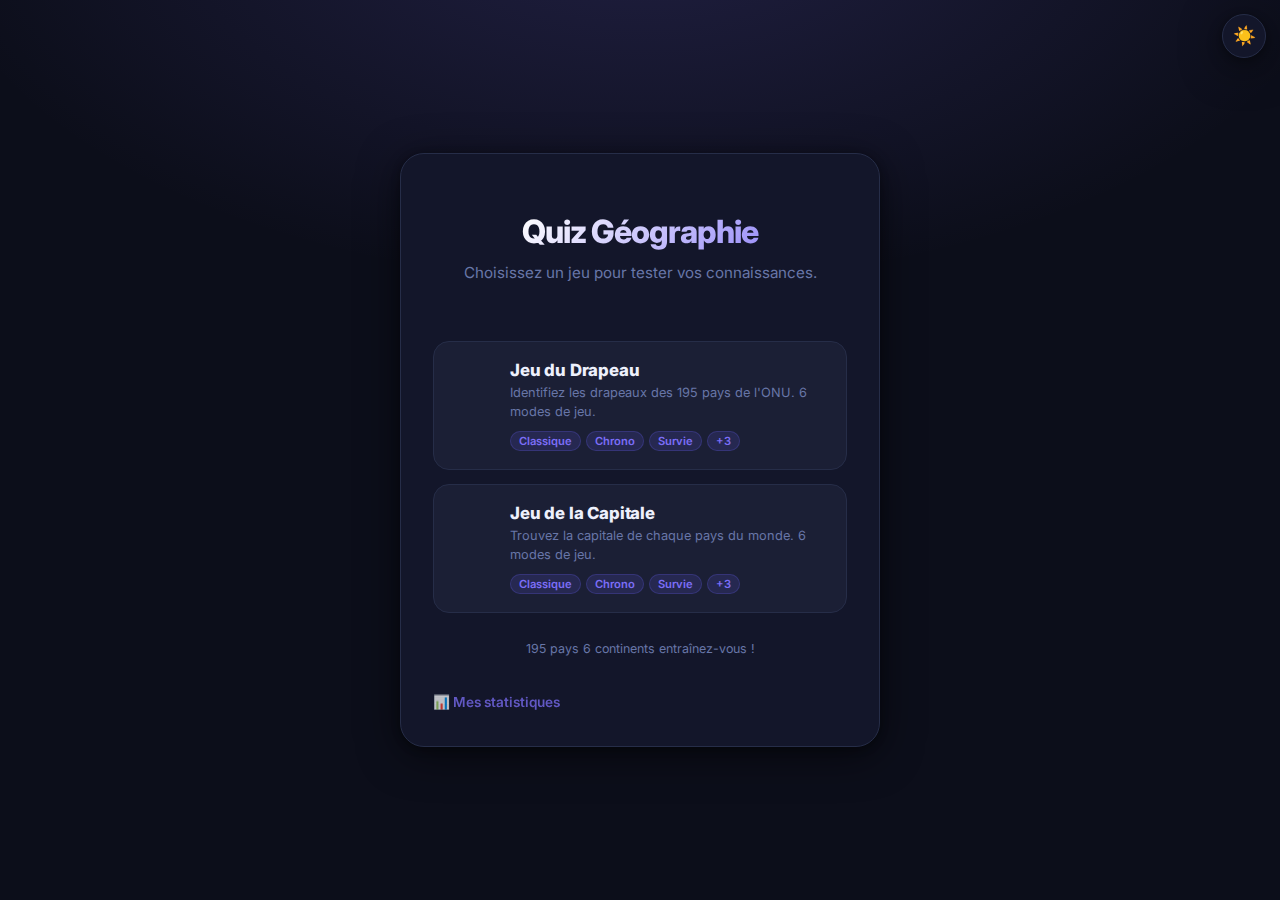
<file: index.html>
﻿<!DOCTYPE html>
<html lang="fr">
<head>
  <meta charset="UTF-8" />
  <meta name="viewport" content="width=device-width, initial-scale=1.0" />
  <title>Quiz Géographie</title>
  <link rel="stylesheet" href="style.css" />
  <link rel="preconnect" href="https://fonts.googleapis.com" />
  <link href="https://fonts.googleapis.com/css2?family=Inter:wght@400;500;600;700;800&display=swap" rel="stylesheet" />
  <script src="theme.js"></script>
</head>
<body>
<button id="theme-toggle" class="theme-toggle" title="Changer de thème">🌙</button>

<div class="screen active" id="screen-home">
  <div class="home-card">
    <div class="home-header">
      <div class="home-logo"></div>
      <h1>Quiz Géographie</h1>
      <p class="subtitle">Choisissez un jeu pour tester vos connaissances.</p>
    </div>
    <div class="game-picker">
      <a href="flags.html" class="game-tile">
        <span class="game-tile-icon"></span>
        <div class="game-tile-body">
          <span class="game-tile-name">Jeu du Drapeau</span>
          <span class="game-tile-desc">Identifiez les drapeaux des 195 pays de l'ONU. 6 modes de jeu.</span>
          <div class="game-tile-tags">
            <span class="gtag"> Classique</span>
            <span class="gtag"> Chrono</span>
            <span class="gtag"> Survie</span>
            <span class="gtag">+3</span>
          </div>
        </div>
        <span class="game-tile-arrow"></span>
      </a>
      <a href="capitals.html" class="game-tile">
        <span class="game-tile-icon"></span>
        <div class="game-tile-body">
          <span class="game-tile-name">Jeu de la Capitale</span>
          <span class="game-tile-desc">Trouvez la capitale de chaque pays du monde. 6 modes de jeu.</span>
          <div class="game-tile-tags">
            <span class="gtag"> Classique</span>
            <span class="gtag"> Chrono</span>
            <span class="gtag"> Survie</span>
            <span class="gtag">+3</span>
          </div>
        </div>
        <span class="game-tile-arrow"></span>
      </a>
    </div>
    <p class="home-footer">195 pays  6 continents  entraînez-vous !</p>
    <a href="stats.html" class="btn-stats-link">📊 Mes statistiques</a>
  </div>
</div>

</body>
</html>
</file>
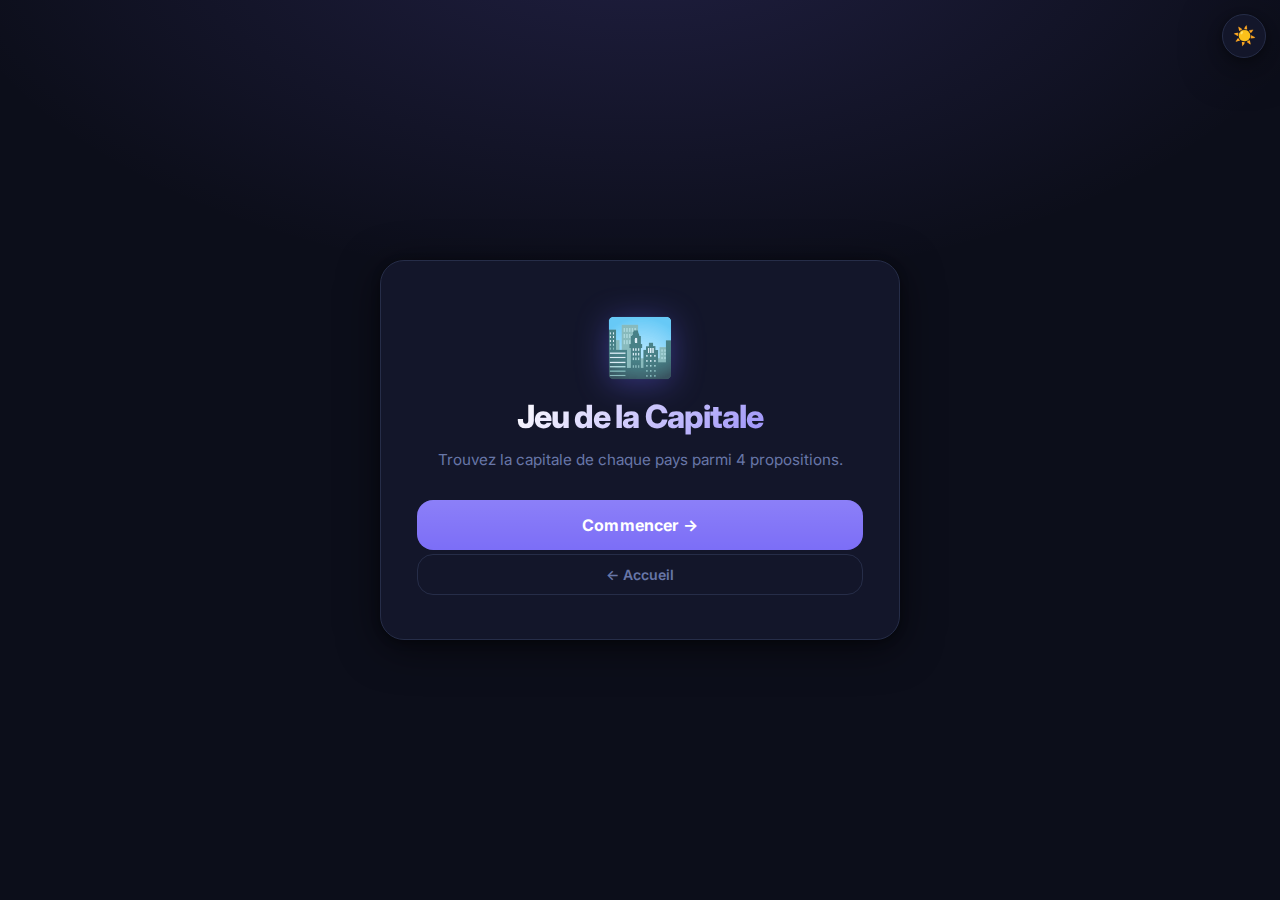
<file: capitals.html>
<!DOCTYPE html>
<html lang="fr">
<head>
  <meta charset="UTF-8" />
  <meta name="viewport" content="width=device-width, initial-scale=1.0" />
  <title>Jeu de la Capitale</title>
  <link rel="stylesheet" href="style.css" />
  <link rel="stylesheet" href="capitals.css" />
  <link rel="preconnect" href="https://fonts.googleapis.com" />
  <link href="https://fonts.googleapis.com/css2?family=Inter:wght@400;500;600;700;800&display=swap" rel="stylesheet" />
  <script src="theme.js"></script>
</head>
<body>
<button id="theme-toggle" class="theme-toggle" title="Changer de thème">🌙</button>

<!-- ===================== SCREEN: WELCOME ===================== -->
<div id="screen-welcome" class="screen active">
  <div class="welcome-card">
    <div class="logo">🏙️</div>
    <h1>Jeu de la Capitale</h1>
    <p class="subtitle">Trouvez la capitale de chaque pays parmi 4 propositions.</p>
    <button class="btn-primary" id="btn-start">Commencer →</button>
    <a href="index.html" class="btn-home-link">← Accueil</a>
  </div>
</div>

<!-- ===================== SCREEN: CONTINENT ===================== -->
<div id="screen-continent" class="screen">
  <div class="selection-wrapper">
    <div class="selection-header">
      <h2>Choisir une région</h2>
      <p class="subtitle">Sélectionnez la zone géographique à explorer.</p>
    </div>
    <div class="continent-grid" id="continent-grid"></div>
    <button class="btn-secondary btn-back" id="btn-back-from-continent">← Retour</button>
  </div>
</div>

<!-- ===================== SCREEN: MODE ===================== -->
<div id="screen-mode" class="screen">
  <div class="selection-wrapper">
    <div class="selection-header">
      <div class="context-pills">
        <span class="pill" id="mode-continent-pill"></span>
      </div>
      <h2>Mode de jeu</h2>
      <p class="subtitle">Choisissez comment vous voulez jouer.</p>
    </div>
    <div class="mode-grid" id="mode-grid"></div>
    <button class="btn-secondary btn-back" id="btn-back-from-mode">← Retour</button>
  </div>
</div>

<!-- ===================== SCREEN: GAME ===================== -->
<div id="screen-game" class="screen">
  <div class="game-wrapper" id="game-wrapper">

    <!-- Top bar -->
    <div class="top-bar">
      <div class="top-left">
        <span class="mode-tag" id="game-mode-tag"></span>
        <span id="question-counter">1 / 10</span>
      </div>
      <div class="score-badge">
        <span class="score-label">Score</span>
        <span id="score-value">0</span>
      </div>
      <button class="btn-icon" id="btn-quit-game" title="Quitter">✕</button>
    </div>

    <!-- Progress bar -->
    <div class="progress-bar-track" id="progress-bar-wrap">
      <div class="progress-bar-fill" id="progress-bar"></div>
    </div>

    <!-- Streak bar (survival) -->
    <div class="streak-bar" id="streak-bar">
      <span class="streak-icon">🔥</span>
      <span id="streak-count">0</span>
      <span class="streak-label">consécutives</span>
      <span class="streak-record-label">Record : <strong id="streak-record-val">0</strong></span>
    </div>

    <!-- Chrono bar -->
    <div class="chrono-wrap" id="chrono-wrap">
      <div class="chrono-bar-track">
        <div class="chrono-bar-fill" id="chrono-bar"></div>
      </div>
      <span id="chrono-time">60</span>
    </div>

    <!-- ── QUESTION CARD (standard / hardcore) ── -->
    <!-- Shows country name; user picks/types the capital -->
    <div id="zone-standard">
      <div class="cap-question-card" id="cap-question-card">
        <p class="cap-question-label" id="cap-question-label">Quelle est la capitale de…</p>
        <h3 class="cap-country-name" id="cap-country-name"></h3>
        <span class="cap-flag-hint" id="cap-flag-hint"></span>
      </div>
    </div>

    <!-- ── REVERSE QUESTION (show capital → pick country) ── -->
    <div id="zone-reverse">
      <div class="cap-question-card">
        <p class="cap-question-label">Quel pays a pour capitale…</p>
        <h3 class="cap-country-name" id="reverse-capital-name"></h3>
      </div>
    </div>

    <!-- ── HARDCORE INPUT ── -->
    <div id="zone-hardcore">
      <div class="hardcore-hint">
        <span class="hc-label">Tapez le nom de la capitale</span>
        <span class="hc-tol" id="hc-tol-badge"></span>
      </div>
      <div class="hardcore-input-wrap">
        <input type="text" id="hardcore-input" class="hardcore-input"
               placeholder="Capitale…" autocomplete="off" spellcheck="false" />
        <button class="btn-submit" id="btn-hc-submit">OK</button>
      </div>
    </div>

    <!-- Feedback banner -->
    <div class="feedback-banner" id="feedback-banner">
      <span id="feedback-icon"></span>
      <span id="feedback-text"></span>
    </div>

    <!-- Answer buttons -->
    <div class="answers-grid" id="answers-grid">
      <button class="answer-btn" data-index="0"></button>
      <button class="answer-btn" data-index="1"></button>
      <button class="answer-btn" data-index="2"></button>
      <button class="answer-btn" data-index="3"></button>
    </div>

    <!-- Bottom controls -->
    <div class="bottom-controls">
      <button class="btn-primary" id="btn-next" disabled>Suivant →</button>
      <button class="btn-secondary btn-infini-home hidden" id="btn-infini-home">🏠 Retour à l'accueil</button>
    </div>

  </div>
</div>

<!-- ===================== SCREEN: RESULTS ===================== -->
<div id="screen-results" class="screen">
  <div class="results-card">
    <div id="results-emoji" class="results-emoji">🏆</div>
    <h2 id="results-title">Partie terminée !</h2>
    <p id="results-subtitle" class="subtitle"></p>

    <div class="score-circle" id="score-circle">
      <svg viewBox="0 0 120 120">
        <circle class="ring-bg"   cx="60" cy="60" r="52" />
        <circle class="ring-fill" cx="60" cy="60" r="52" id="ring-fill" />
      </svg>
      <div class="score-inside">
        <span id="final-score">0</span>
        <span class="score-denom" id="final-total">/10</span>
      </div>
    </div>

    <div class="survival-result" id="survival-result">
      <div class="streak-big">🔥 <span id="survival-streak">0</span></div>
      <p class="streak-desc">réponses consécutives</p>
      <div class="record-row">
        <span class="record-tag">Record personnel</span>
        <span id="survival-record-display">0</span>
      </div>
    </div>

    <div class="results-stats" id="results-stats">
      <div class="stat-item correct">
        <span class="stat-icon">✓</span>
        <span id="stat-correct">0 correctes</span>
      </div>
      <div class="stat-item incorrect">
        <span class="stat-icon">✗</span>
        <span id="stat-incorrect">0 incorrectes</span>
      </div>
    </div>

    <div class="chrono-result" id="chrono-result">
      <div class="chrono-stat">
        <span class="chrono-stat-icon">⚡</span>
        <span id="chrono-stat-speed">— rép/min</span>
      </div>
      <div class="chrono-stat">
        <span class="chrono-stat-icon">🎯</span>
        <span id="chrono-stat-acc">— % précision</span>
      </div>
    </div>

    <div class="new-record-badge" id="new-record-badge">🎉 Nouveau record !</div>

    <div class="results-buttons">
      <button class="btn-primary"   id="btn-play-again">Rejouer ce mode</button>
      <button class="btn-secondary" id="btn-change-mode">Changer de mode</button>
      <button class="btn-secondary" id="btn-home">← Accueil</button>
    </div>
  </div>
</div>

<script src="capitals.js?v=2"></script>
</body>
</html>
</file>
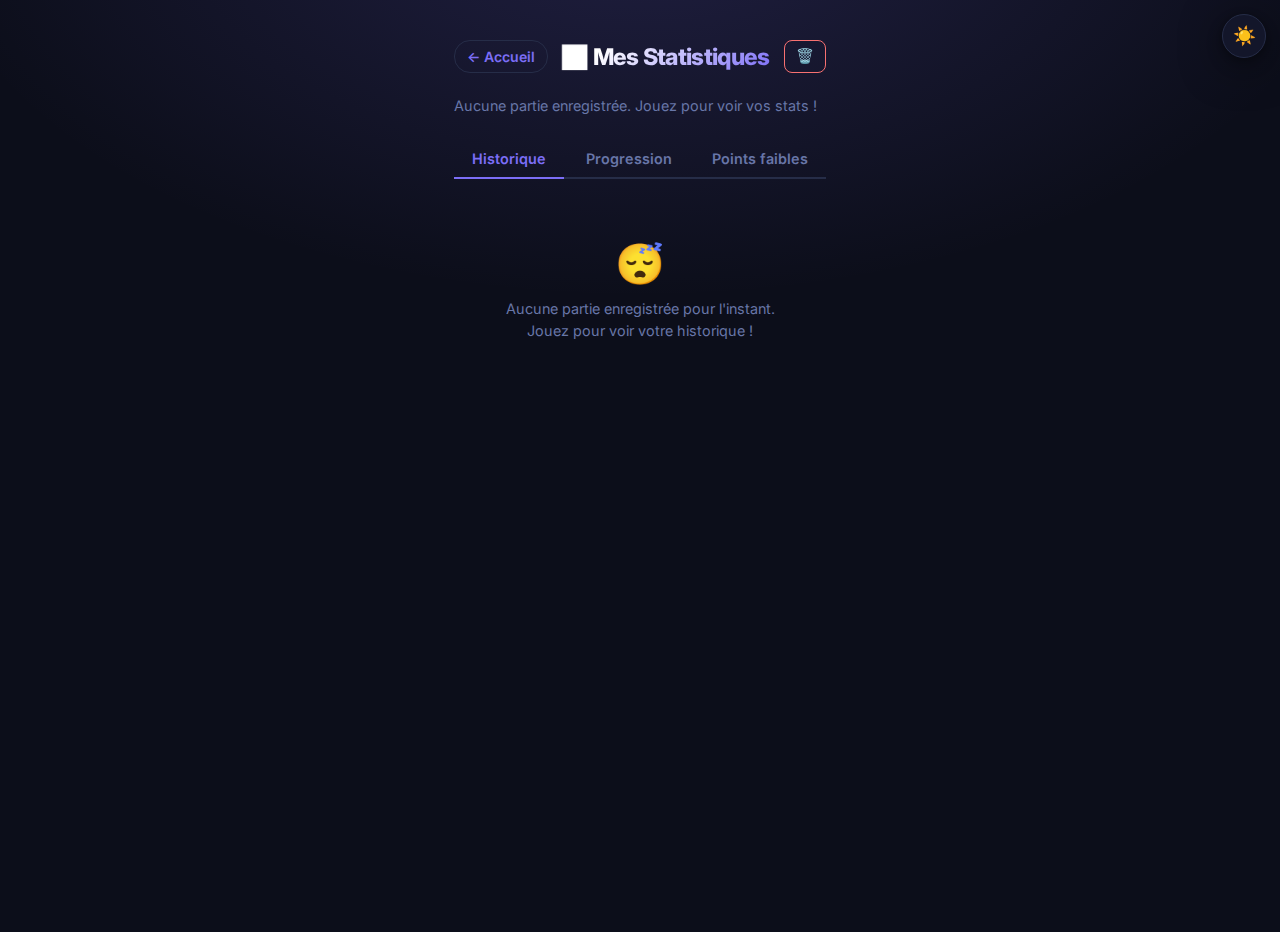
<file: stats.html>
<!DOCTYPE html>
<html lang="fr">
<head>
  <meta charset="UTF-8" />
  <meta name="viewport" content="width=device-width, initial-scale=1.0" />
  <title>Mes Statistiques — Quiz Géographie</title>
  <link rel="stylesheet" href="style.css" />
  <link rel="stylesheet" href="stats.css" />
  <link rel="preconnect" href="https://fonts.googleapis.com" />
  <link href="https://fonts.googleapis.com/css2?family=Inter:wght@400;500;600;700;800&display=swap" rel="stylesheet" />
  <script src="theme.js"></script>
</head>
<body>
<button id="theme-toggle" class="theme-toggle" title="Changer de thème">🌙</button>

<div class="stats-page">

  <!-- Header -->
  <div class="stats-header">
    <a href="index.html" class="btn-back-home">← Accueil</a>
    <h1>📊 Mes Statistiques</h1>
    <button id="btn-clear-history" class="btn-danger-sm" title="Effacer l'historique">🗑️</button>
  </div>

  <!-- Global summary -->
  <div class="stats-summary" id="stats-summary"></div>

  <!-- Tabs -->
  <div class="tabs">
    <button class="tab active" data-tab="history">Historique</button>
    <button class="tab" data-tab="progress">Progression</button>
    <button class="tab" data-tab="weak">Points faibles</button>
  </div>

  <!-- ── TAB: Historique ─────────────────────────────────────── -->
  <div class="tab-panel active" id="tab-history">
    <div id="history-empty" class="empty-state hidden">
      <span>😴</span>
      <p>Aucune partie enregistrée pour l'instant.<br>Jouez pour voir votre historique !</p>
    </div>
    <div class="history-table-wrap" id="history-table-wrap">
      <table class="history-table">
        <thead>
          <tr>
            <th>Date</th>
            <th>Jeu</th>
            <th>Mode</th>
            <th>Région</th>
            <th>Score</th>
            <th>%</th>
          </tr>
        </thead>
        <tbody id="history-tbody"></tbody>
      </table>
    </div>
  </div>

  <!-- ── TAB: Progression ───────────────────────────────────── -->
  <div class="tab-panel" id="tab-progress">
    <div id="progress-empty" class="empty-state hidden">
      <span>📈</span>
      <p>Jouez au moins 2 parties pour voir votre courbe.</p>
    </div>
    <div class="chart-legend">
      <span class="legend-dot flags"></span> Drapeaux
      <span class="legend-dot capitals"></span> Capitales
    </div>
    <div class="chart-wrap" id="chart-wrap">
      <svg id="progress-chart" class="progress-chart" viewBox="0 0 600 250" preserveAspectRatio="xMidYMid meet"></svg>
    </div>
    <p class="chart-caption">Les 30 dernières parties par type (% de réussite)</p>
  </div>

  <!-- ── TAB: Points faibles ────────────────────────────────── -->
  <div class="tab-panel" id="tab-weak">
    <div class="weak-actions">
      <button class="btn-revision" id="btn-revise-flags" disabled>🚩 Réviser drapeaux</button>
      <button class="btn-revision" id="btn-revise-capitals" disabled>🏙️ Réviser capitales</button>
    </div>
    <div class="weak-tabs">
      <button class="weak-tab active" data-game="flags">Drapeaux</button>
      <button class="weak-tab" data-game="capitals">Capitales</button>
    </div>
    <div id="weak-empty" class="empty-state hidden">
      <span>🎯</span>
      <p>Aucun point faible détecté encore.<br>Jouez plusieurs parties pour les voir apparaître !</p>
    </div>
    <div id="weak-list"></div>
  </div>

</div>

<script src="stats.js?v=1"></script>
</body>
</html>
</file>
<file: style.css>
﻿/* ================================================
   DEVINE LE DRAPEAU — style.css  v2
================================================ */

/* ── TOKENS ──────────────────────────────────── */
:root {
  /* ── Mode sombre (défaut) ── */
  --bg:          #0c0e1a;
  --bg-card:     #13162a;
  --bg-card2:    #1b1f35;
  --border:      #262d48;
  --text:        #edf0fc;
  --muted:       #6876a8;
  --accent:      #7c6ef7;
  --accent-glow: rgba(124,110,247,.3);
  --ok:          #22c55e;
  --ok-bg:       rgba(34,197,94,.13);
  --err:         #f87171;
  --err-bg:      rgba(248,113,113,.12);
  --warn:        #fbbf24;
  --r-sm: 8px; --r-md: 16px; --r-lg: 24px;
  --shadow: 0 8px 40px rgba(0,0,0,.55), 0 2px 8px rgba(0,0,0,.3);
  --t: .2s cubic-bezier(.4,0,.2,1);
  --body-grad: rgba(124,110,247,.18);
}

/* ── Mode clair ─────────────────────────────── */
[data-theme="light"] {
  --bg:          #f2f4ff;
  --bg-card:     #ffffff;
  --bg-card2:    #e8ecf9;
  --border:      #c8ceeb;
  --text:        #0e1120;
  --muted:       #58618f;
  --accent:      #4f46e5;
  --accent-glow: rgba(79,70,229,.2);
  --ok:          #15803d;
  --ok-bg:       rgba(21,128,61,.1);
  --err:         #b91c1c;
  --err-bg:      rgba(185,28,28,.09);
  --warn:        #b45309;
  --shadow: 0 2px 12px rgba(0,0,0,.07), 0 8px 28px rgba(79,70,229,.09);
  --body-grad: rgba(79,70,229,.1);
}

/* ── RESET ───────────────────────────────────── */
*,*::before,*::after{box-sizing:border-box;margin:0;padding:0}
html{font-size:16px;scroll-behavior:smooth}
body{
  font-family:'Inter',system-ui,sans-serif;
  background:var(--bg);
  color:var(--text);
  min-height:100dvh;
  display:flex;align-items:center;justify-content:center;
  padding:16px;
  background-image:radial-gradient(ellipse 80% 60% at 50% -10%, var(--body-grad) 0%, transparent 70%);
  transition:background-color .3s ease, color .25s ease;
}

/* ── SCREENS ─────────────────────────────────── */
.screen{display:none;width:100%;max-width:520px;animation:fadeUp .32s ease both}
.screen.active{display:flex;justify-content:center}
@keyframes fadeUp{from{opacity:0;transform:translateY(18px)}to{opacity:1;transform:none}}

/* ======================================================
   WELCOME
====================================================== */
.welcome-card{
  background:var(--bg-card);border:1px solid var(--border);
  border-radius:var(--r-lg);padding:52px 36px 44px;
  text-align:center;width:100%;box-shadow:var(--shadow);
}
.logo{font-size:3.5rem;margin-bottom:16px;display:block;
  filter:drop-shadow(0 4px 16px rgba(108,99,255,.4))}
h1{
  font-size:2rem;font-weight:800;letter-spacing:-.03em;margin-bottom:12px;
  background:linear-gradient(135deg,#fff 20%,var(--accent) 100%);
  -webkit-background-clip:text;-webkit-text-fill-color:transparent;background-clip:text;
}
[data-theme="light"] h1{
  background:linear-gradient(135deg,#1e1b4b 10%,var(--accent) 100%);
  -webkit-background-clip:text;-webkit-text-fill-color:transparent;background-clip:text;
}
.subtitle{color:var(--muted);font-size:.95rem;line-height:1.6;margin-bottom:28px}

/* ======================================================
   SELECTION SCREENS (continent + mode)
====================================================== */
.selection-wrapper{
  background:var(--bg-card);border:1px solid var(--border);
  border-radius:var(--r-lg);padding:32px 28px 28px;
  width:100%;box-shadow:var(--shadow);
  display:flex;flex-direction:column;gap:20px;
}
.selection-header h2{font-size:1.4rem;font-weight:800;letter-spacing:-.02em}
.selection-header .subtitle{margin-bottom:0}
.context-pills{margin-bottom:4px;display:flex;gap:8px;flex-wrap:wrap}
.pill{
  display:inline-flex;align-items:center;gap:6px;
  background:rgba(108,99,255,.15);border:1px solid rgba(108,99,255,.3);
  border-radius:99px;padding:4px 12px;font-size:.8rem;font-weight:600;color:var(--accent);
}

/* ── Continent grid ── */
.continent-grid{display:grid;grid-template-columns:1fr 1fr;gap:10px}
.continent-card{
  background:var(--bg-card2);border:1.5px solid var(--border);
  border-radius:var(--r-md);padding:16px 14px;cursor:pointer;
  transition:all var(--t);display:flex;flex-direction:column;gap:6px;
  text-align:left;
}
.continent-card:hover{border-color:var(--accent);background:rgba(108,99,255,.07);transform:translateY(-2px)}
.continent-card.selected{border-color:var(--accent);background:rgba(108,99,255,.14);box-shadow:0 0 0 3px var(--accent-glow)}
.continent-icon{font-size:2rem;line-height:1}
.continent-name{font-size:.95rem;font-weight:700}
.continent-count{font-size:.75rem;color:var(--muted);font-weight:500}

/* ── Mode grid ── */
.mode-grid{display:flex;flex-direction:column;gap:10px}
.mode-card{
  background:var(--bg-card2);border:1.5px solid var(--border);
  border-radius:var(--r-md);padding:14px 16px;cursor:pointer;
  transition:all var(--t);display:flex;align-items:center;gap:14px;text-align:left;
}
.mode-card:hover{border-color:var(--accent);background:rgba(108,99,255,.07);transform:translateX(3px)}
.mode-card.selected{border-color:var(--accent);background:rgba(108,99,255,.13)}
.mode-icon{font-size:1.6rem;width:36px;text-align:center;flex-shrink:0}
.mode-info{flex:1}
.mode-name{font-size:.95rem;font-weight:700;margin-bottom:2px}
.mode-desc{font-size:.78rem;color:var(--muted);line-height:1.4}
.mode-tags{display:flex;gap:5px;margin-top:6px;flex-wrap:wrap}
.mode-tag-pill{
  font-size:.68rem;font-weight:600;padding:2px 8px;border-radius:99px;
  background:rgba(108,99,255,.15);border:1px solid rgba(108,99,255,.25);color:var(--accent);
}
.mode-tag-pill.warn{background:rgba(245,158,11,.12);border-color:rgba(245,158,11,.25);color:var(--warn)}
.mode-arrow{color:var(--muted);font-size:1.1rem;flex-shrink:0}

/* ======================================================
   BUTTONS
====================================================== */
.btn-primary{
  width:100%;padding:15px;border-radius:var(--r-md);border:none;
  background:var(--accent);color:#fff;font-size:1rem;font-weight:700;
  cursor:pointer;transition:var(--t);position:relative;overflow:hidden;
  font-family:inherit;letter-spacing:.01em;
}
.btn-primary::after{
  content:'';position:absolute;inset:0;
  background:linear-gradient(180deg,rgba(255,255,255,.12) 0%,transparent 100%);
  pointer-events:none;
}
.btn-primary:not(:disabled):hover{transform:translateY(-2px);box-shadow:0 6px 24px var(--accent-glow)}
.btn-primary:active{transform:none}
.btn-primary:disabled{opacity:.4;cursor:not-allowed}

.btn-secondary{
  width:100%;padding:13px;border-radius:var(--r-md);
  border:1px solid var(--border);background:transparent;
  color:var(--muted);font-size:.92rem;font-weight:600;cursor:pointer;
  transition:var(--t);font-family:inherit;
}
.btn-secondary:hover{border-color:var(--accent);color:var(--accent)}

.btn-back{margin-top:0}

.btn-icon{
  width:36px;height:36px;border-radius:50%;border:1px solid var(--border);
  background:var(--bg-card2);color:var(--muted);font-size:.9rem;
  cursor:pointer;display:flex;align-items:center;justify-content:center;
  transition:var(--t);flex-shrink:0;
}
.btn-icon:hover{border-color:var(--err);color:var(--err)}

/* ======================================================
   GAME SCREEN
====================================================== */
.game-wrapper{
  background:var(--bg-card);border:1px solid var(--border);
  border-radius:var(--r-lg);padding:20px 20px 24px;
  width:100%;box-shadow:var(--shadow);
  display:flex;flex-direction:column;gap:12px;
}

/* Top bar */
.top-bar{display:flex;align-items:center;gap:8px}
.top-left{flex:1;display:flex;align-items:center;gap:8px;min-width:0}
.mode-tag{
  display:inline-block;font-size:.68rem;font-weight:700;
  padding:3px 8px;border-radius:99px;
  background:rgba(108,99,255,.18);border:1px solid rgba(108,99,255,.3);color:var(--accent);
  white-space:nowrap;flex-shrink:0;
}
#question-counter{font-size:.82rem;font-weight:600;color:var(--muted);letter-spacing:.03em;white-space:nowrap;overflow:hidden;text-overflow:ellipsis}
.score-badge{
  display:flex;flex-direction:column;align-items:center;
  background:var(--bg-card2);border:1px solid var(--border);
  border-radius:var(--r-sm);padding:5px 12px;min-width:56px;flex-shrink:0;
}
.score-label{font-size:.6rem;font-weight:600;color:var(--muted);text-transform:uppercase;letter-spacing:.08em}
#score-value{font-size:1.15rem;font-weight:800;color:var(--accent);line-height:1.2}

/* Progress bar */
.progress-bar-track{height:4px;background:var(--bg-card2);border-radius:99px;overflow:hidden}
.progress-bar-fill{
  height:100%;width:0%;
  background:linear-gradient(90deg,var(--accent),#a78bfa);
  border-radius:99px;transition:width .5s cubic-bezier(.4,0,.2,1);
}

/* Streak bar (survival) */
.streak-bar{
  display:none;align-items:center;gap:8px;
  background:var(--bg-card2);border:1px solid var(--border);
  border-radius:var(--r-sm);padding:10px 14px;
}
.streak-bar.show{display:flex}
.streak-icon{font-size:1.2rem}
#streak-count{font-size:1.3rem;font-weight:800;color:var(--warn)}
.streak-label{font-size:.8rem;color:var(--muted);flex:1}
.streak-record-label{font-size:.78rem;color:var(--muted)}
.streak-record-label strong{color:var(--text)}

/* Chrono wrap */
.chrono-wrap{
  display:none;align-items:center;gap:10px;
}
.chrono-wrap.show{display:flex}
.chrono-bar-track{flex:1;height:8px;background:var(--bg-card2);border-radius:99px;overflow:hidden}
.chrono-bar-fill{
  height:100%;width:100%;
  background:linear-gradient(90deg,var(--ok),var(--accent));
  border-radius:99px;
  transition:width .9s linear,background .5s;
}
.chrono-bar-fill.warn{background:linear-gradient(90deg,var(--err),var(--warn))}
#chrono-time{
  font-size:1.1rem;font-weight:800;color:var(--text);
  min-width:32px;text-align:right;flex-shrink:0;
}

/* ── Flag card (standard / hardcore) ── */
.flag-card{
  background:var(--bg-card2);border:1px solid var(--border);
  border-radius:var(--r-md);padding:20px;
  display:flex;justify-content:center;align-items:center;min-height:170px;
  position:relative;overflow:hidden;
}
.flag-wrap{position:relative;display:flex;align-items:center;justify-content:center;width:100%}
#flag-img{
  max-width:280px;width:100%;height:auto;
  border-radius:var(--r-sm);box-shadow:0 4px 20px rgba(0,0,0,.5);
  display:block;transition:opacity .2s;object-fit:cover;aspect-ratio:3/2;
}
.flag-shimmer{
  position:absolute;inset:0;border-radius:var(--r-sm);
  background:linear-gradient(90deg,transparent 25%,rgba(255,255,255,.06) 50%,transparent 75%);
  background-size:200% 100%;animation:shimmer 1.4s ease infinite;opacity:0;pointer-events:none;
}
.flag-shimmer.loading{opacity:1}
@keyframes shimmer{0%{background-position:200% 0}100%{background-position:-200% 0}}

/* ── Reverse mode zone ── */
.reverse-question-card{
  background:var(--bg-card2);border:1px solid var(--border);
  border-radius:var(--r-md);padding:20px;text-align:center;
}
.reverse-label{font-size:.8rem;color:var(--muted);margin-bottom:6px;font-weight:500}
#reverse-country-name{font-size:1.4rem;font-weight:800;letter-spacing:-.02em}
.flag-choices-grid{
  display:grid;grid-template-columns:1fr 1fr;gap:10px;margin-top:10px;
}
.flag-choice-btn{
  background:var(--bg-card2);border:2px solid var(--border);
  border-radius:var(--r-md);padding:8px;cursor:pointer;
  transition:all var(--t);overflow:hidden;
  display:flex;align-items:center;justify-content:center;
  aspect-ratio:3/2;
}
.flag-choice-btn img{width:100%;height:100%;object-fit:cover;border-radius:6px;display:block;transition:opacity .2s}
.flag-choice-btn:not(:disabled):hover{border-color:var(--accent);transform:scale(1.03)}
.flag-choice-btn.correct{border-color:var(--ok);box-shadow:0 0 0 3px rgba(34,197,94,.2)}
.flag-choice-btn.incorrect{border-color:var(--err);box-shadow:0 0 0 3px rgba(239,68,68,.15)}
.flag-choice-btn:disabled{cursor:not-allowed}

/* ── Hardcore zone ── */
.hardcore-hint{
  display:flex;align-items:center;justify-content:space-between;gap:8px;
  padding:0 2px;margin-bottom:4px;
}
.hc-label{font-size:.82rem;font-weight:600;color:var(--muted)}
.hc-tol{
  font-size:.72rem;font-weight:600;padding:3px 8px;border-radius:99px;
  background:rgba(245,158,11,.12);border:1px solid rgba(245,158,11,.25);color:var(--warn);
}
.hardcore-input-wrap{display:flex;gap:8px}
.hardcore-input{
  flex:1;padding:13px 14px;border-radius:var(--r-sm);
  border:1.5px solid var(--border);background:var(--bg-card2);
  color:var(--text);font-size:.95rem;font-family:inherit;
  outline:none;transition:border-color var(--t);
}
.hardcore-input:focus{border-color:var(--accent)}
.hardcore-input.ok{border-color:var(--ok)}
.hardcore-input.bad{border-color:var(--err)}
.btn-submit{
  padding:13px 18px;border-radius:var(--r-sm);border:none;
  background:var(--accent);color:#fff;font-weight:700;font-size:.9rem;
  cursor:pointer;transition:var(--t);white-space:nowrap;font-family:inherit;
}
.btn-submit:hover{filter:brightness(1.1)}
.btn-submit:disabled{opacity:.4;cursor:not-allowed}

/* ── Feedback banner ── */
.feedback-banner{
  display:flex;align-items:center;gap:10px;
  padding:11px 14px;border-radius:var(--r-sm);
  font-size:.88rem;font-weight:600;
  opacity:0;transform:scale(.96);pointer-events:none;min-height:44px;
  transition:all .22s cubic-bezier(.4,0,.2,1);
}
.feedback-banner.show{opacity:1;transform:scale(1);pointer-events:auto}
.feedback-banner.correct{background:var(--ok-bg);border:1px solid rgba(34,197,94,.25);color:var(--ok)}
.feedback-banner.incorrect{background:var(--err-bg);border:1px solid rgba(239,68,68,.25);color:var(--err)}
.feedback-banner.close-enough{background:rgba(245,158,11,.1);border:1px solid rgba(245,158,11,.25);color:var(--warn)}
#feedback-icon{font-size:1.05rem}

/* ── Answer buttons ── */
.answers-grid{display:grid;grid-template-columns:1fr 1fr;gap:9px}
.answer-btn{
  padding:13px 10px;border-radius:var(--r-sm);
  border:1.5px solid var(--border);background:var(--bg-card2);
  color:var(--text);font-family:inherit;font-size:.86rem;font-weight:500;
  cursor:pointer;transition:all var(--t);text-align:center;line-height:1.4;
}
.answer-btn:not(:disabled):hover{border-color:var(--accent);background:rgba(108,99,255,.08);transform:translateY(-1px)}
.answer-btn.correct{border-color:var(--ok);background:var(--ok-bg);color:var(--ok);font-weight:700;
  animation:popCorrect .28s ease}
.answer-btn.incorrect{border-color:var(--err);background:var(--err-bg);color:var(--err)}
.answer-btn:disabled{cursor:not-allowed}
@keyframes popCorrect{0%{transform:scale(1)}50%{transform:scale(1.04)}100%{transform:scale(1)}}

/* Bottom controls */
.bottom-controls{margin-top:2px;display:flex;flex-direction:column;gap:8px}
.btn-infini-home{margin-top:0}

/* Hidden helpers */
.hidden{display:none!important}

/* ======================================================
   RESULTS SCREEN
====================================================== */
.results-card{
  background:var(--bg-card);border:1px solid var(--border);
  border-radius:var(--r-lg);padding:36px 28px 32px;
  width:100%;text-align:center;box-shadow:var(--shadow);
  display:flex;flex-direction:column;align-items:center;gap:14px;
}
.results-emoji{font-size:3rem;filter:drop-shadow(0 4px 16px rgba(108,99,255,.4))}
h2{font-size:1.5rem;font-weight:800;letter-spacing:-.02em}

/* Ring */
.score-circle{position:relative;width:130px;height:130px;margin:4px 0}
.score-circle svg{width:100%;height:100%;transform:rotate(-90deg)}
.ring-bg{fill:none;stroke:var(--bg-card2);stroke-width:10}
.ring-fill{
  fill:none;stroke:var(--accent);stroke-width:10;stroke-linecap:round;
  stroke-dasharray:327;stroke-dashoffset:327;
  filter:drop-shadow(0 0 8px var(--accent));
  transition:stroke-dashoffset 1.1s cubic-bezier(.4,0,.2,1) .2s;
}
.score-inside{position:absolute;inset:0;display:flex;flex-direction:column;align-items:center;justify-content:center}
#final-score{font-size:2.4rem;font-weight:800;line-height:1}
.score-denom{font-size:.88rem;font-weight:600;color:var(--muted)}

/* Survival special */
.survival-result{display:none;flex-direction:column;align-items:center;gap:8px}
.survival-result.show{display:flex}
.streak-big{font-size:2.8rem;font-weight:800;line-height:1}
.streak-desc{font-size:.9rem;color:var(--muted)}
.record-row{display:flex;align-items:center;gap:8px;margin-top:4px}
.record-tag{
  font-size:.72rem;font-weight:700;padding:3px 10px;border-radius:99px;
  background:rgba(108,99,255,.15);border:1px solid rgba(108,99,255,.25);color:var(--accent);
}
#survival-record-display{font-size:1.1rem;font-weight:800;color:var(--text)}

/* Stats */
.results-stats{display:flex;gap:10px;width:100%}
.stat-item{
  flex:1;display:flex;align-items:center;gap:8px;
  padding:11px 14px;border-radius:var(--r-sm);font-size:.88rem;font-weight:600;
}
.stat-item.correct{background:var(--ok-bg);border:1px solid rgba(34,197,94,.18);color:var(--ok)}
.stat-item.incorrect{background:var(--err-bg);border:1px solid rgba(239,68,68,.18);color:var(--err)}
.stat-icon{font-size:1rem}

/* Chrono stats */
.chrono-result{display:none;flex-wrap:wrap;gap:10px;justify-content:center;width:100%}
.chrono-result.show{display:flex}
.chrono-stat{
  display:flex;align-items:center;gap:8px;
  background:var(--bg-card2);border:1px solid var(--border);
  border-radius:var(--r-sm);padding:10px 16px;font-size:.88rem;font-weight:600;
  flex:1;min-width:120px;
}
.chrono-stat-icon{font-size:1.1rem}

/* New record */
.new-record-badge{
  display:none;
  background:linear-gradient(135deg,rgba(108,99,255,.25),rgba(167,139,250,.2));
  border:1px solid rgba(108,99,255,.35);border-radius:99px;
  padding:8px 20px;font-size:.88rem;font-weight:700;color:var(--accent);
}
.new-record-badge.show{display:block}

/* Results buttons */
.results-buttons{display:flex;flex-direction:column;gap:8px;width:100%}

/* ======================================================
   RESPONSIVE
====================================================== */
/* ======================================================
   LANDING PAGE (index.html)
====================================================== */
.home-card{
  background:var(--bg-card);border:1px solid var(--border);
  border-radius:var(--r-lg);padding:44px 32px 36px;
  width:100%;max-width:480px;box-shadow:var(--shadow);
  display:flex;flex-direction:column;gap:28px;
}
.home-header{text-align:center}
.home-logo{font-size:3.5rem;margin-bottom:14px;display:block;filter:drop-shadow(0 4px 16px rgba(108,99,255,.4))}
.home-header h1{margin-bottom:10px}
.game-picker{display:flex;flex-direction:column;gap:14px}
.game-tile{
  display:flex;align-items:center;gap:16px;
  background:var(--bg-card2);border:1.5px solid var(--border);
  border-radius:var(--r-md);padding:18px 16px;
  text-decoration:none;color:var(--text);
  transition:all var(--t);
}
.game-tile:hover{border-color:var(--accent);background:rgba(108,99,255,.08);transform:translateX(3px)}
.game-tile-icon{font-size:2.4rem;flex-shrink:0;width:44px;text-align:center}
.game-tile-body{flex:1;display:flex;flex-direction:column;gap:4px}
.game-tile-name{font-size:1.05rem;font-weight:800;letter-spacing:-.01em}
.game-tile-desc{font-size:.8rem;color:var(--muted);line-height:1.45}
.game-tile-tags{display:flex;flex-wrap:wrap;gap:5px;margin-top:6px}
.gtag{
  font-size:.7rem;font-weight:600;padding:2px 8px;border-radius:99px;
  background:rgba(108,99,255,.14);border:1px solid rgba(108,99,255,.22);color:var(--accent);
}
.game-tile-arrow{font-size:1.5rem;color:var(--muted);flex-shrink:0;transition:var(--t)}
.game-tile:hover .game-tile-arrow{color:var(--accent)}
.home-footer{text-align:center;font-size:.78rem;color:var(--muted)}
.btn-home-link{
  display:block;text-align:center;text-decoration:none;
  padding:11px;border-radius:var(--r-md);
  border:1px solid var(--border);color:var(--muted);
  font-size:.88rem;font-weight:600;transition:var(--t);margin-top:4px;
}
.btn-home-link:hover{border-color:var(--accent);color:var(--accent)}
.btn-stats-link{display:inline-block;margin-top:10px;color:var(--accent);font-size:.85rem;font-weight:600;text-decoration:none;opacity:.75}
.btn-stats-link:hover{opacity:1;text-decoration:underline}

@media(max-width:400px){
  body{padding:8px}
  .welcome-card,.selection-wrapper,.game-wrapper,.results-card{padding:20px 14px}
  h1{font-size:1.55rem}
  .continent-grid{grid-template-columns:1fr 1fr;gap:8px}
  .answers-grid{gap:7px}
  .answer-btn{font-size:.8rem;padding:11px 8px}
  #flag-img{max-width:220px}
  .flag-choices-grid{gap:8px}
}
@media(max-width:340px){
  .continent-grid{grid-template-columns:1fr}
}

/* ======================================================
   THEME TOGGLE BUTTON
====================================================== */
.theme-toggle{
  position:fixed;top:14px;right:14px;z-index:9999;
  width:44px;height:44px;border-radius:50%;
  border:1.5px solid var(--border);
  background:var(--bg-card);
  color:var(--text);font-size:1.15rem;
  cursor:pointer;
  box-shadow:var(--shadow);
  transition:border-color var(--t),transform var(--t),background var(--t);
  display:flex;align-items:center;justify-content:center;
  flex-shrink:0;
}
.theme-toggle:hover{border-color:var(--accent);transform:scale(1.1)}

/* ======================================================
   LIGHT MODE — OVERRIDES SPÉCIFIQUES
====================================================== */
[data-theme="light"] .logo,
[data-theme="light"] .home-logo,
[data-theme="light"] .results-emoji{
  filter:drop-shadow(0 4px 14px rgba(79,70,229,.3));
}
[data-theme="light"] h2{
  color:var(--text);
}
[data-theme="light"] #flag-img{
  box-shadow:0 4px 20px rgba(0,0,0,.18);
}
[data-theme="light"] .flag-choice-btn{
  background:var(--bg-card2);
}
[data-theme="light"] .hardcore-input{
  background:#fff;
  color:var(--text);
}
[data-theme="light"] .ring-fill{
  filter:drop-shadow(0 0 6px rgba(79,70,229,.45));
}
[data-theme="light"] .score-badge{
  background:var(--bg-card2);
  border-color:var(--border);
}
[data-theme="light"] .btn-icon{
  background:var(--bg-card2);
}
[data-theme="light"] .game-wrapper,
[data-theme="light"] .welcome-card,
[data-theme="light"] .selection-wrapper,
[data-theme="light"] .results-card,
[data-theme="light"] .home-card{
  box-shadow:0 4px 24px rgba(79,70,229,.1), 0 1px 4px rgba(0,0,0,.06);
}
[data-theme="light"] .continent-card:hover,
[data-theme="light"] .mode-card:hover{
  background:rgba(79,70,229,.06);
}
[data-theme="light"] .continent-card.selected{
  background:rgba(79,70,229,.1);
}
[data-theme="light"] .mode-tag-pill{
  background:rgba(79,70,229,.1);
  border-color:rgba(79,70,229,.22);
}
[data-theme="light"] .mode-tag-pill.warn{
  background:rgba(180,83,9,.08);
  border-color:rgba(180,83,9,.22);
}
[data-theme="light"] .answer-btn:not(:disabled):hover{
  background:rgba(79,70,229,.07);
}
[data-theme="light"] .new-record-badge{
  background:linear-gradient(135deg,rgba(79,70,229,.15),rgba(99,88,255,.1));
  border-color:rgba(79,70,229,.3);
}
[data-theme="light"] .pill{
  background:rgba(79,70,229,.1);
  border-color:rgba(79,70,229,.25);
}
[data-theme="light"] .record-tag{
  background:rgba(79,70,229,.1);
  border-color:rgba(79,70,229,.22);
}
[data-theme="light"] .game-tile:hover{
  background:rgba(79,70,229,.06);
}
[data-theme="light"] .gtag{
  background:rgba(79,70,229,.1);
  border-color:rgba(79,70,229,.2);
}
/* Stats page light overrides */
[data-theme="light"] .summary-card{
  box-shadow:0 2px 8px rgba(79,70,229,.07);
}
[data-theme="light"] .history-table th{
  background:var(--bg-card2);
}
[data-theme="light"] .history-table tr:hover td{
  background:rgba(79,70,229,.04);
}
[data-theme="light"] .chart-wrap{
  box-shadow:0 2px 8px rgba(0,0,0,.05);
}
[data-theme="light"] .btn-revision{
  box-shadow:0 2px 10px rgba(79,70,229,.25);
}
/* Smooth transitions sur cards et inputs */
.welcome-card,.selection-wrapper,.game-wrapper,.results-card,.home-card,
.continent-card,.mode-card,.answer-btn,.btn-primary,.btn-secondary,
.hardcore-input,.feedback-banner,.score-badge,.streak-bar,.chrono-wrap,
.flag-card,.flag-choice-btn,.reverse-question-card{
  transition:background-color .25s ease, border-color .25s ease,
             color .2s ease, box-shadow .25s ease, transform var(--t);
}
</file>
<file: capitals.css>
/* =============================================
   JEUX DE LA CAPITALE — capitals.css
   Surcharge et ajouts spécifiques
============================================= */

/* Question card: displays country name */
.cap-question-card {
  background: var(--bg-card2);
  border: 1px solid var(--border);
  border-radius: var(--r-md);
  padding: 24px 20px;
  text-align: center;
  position: relative;
  overflow: hidden;
}
.cap-question-card::before {
  content: '';
  position: absolute;
  inset: 0;
  background: radial-gradient(ellipse 80% 60% at 50% 0%, rgba(108,99,255,.1) 0%, transparent 70%);
  pointer-events: none;
}
.cap-question-label {
  font-size: .78rem;
  font-weight: 600;
  color: var(--muted);
  text-transform: uppercase;
  letter-spacing: .06em;
  margin-bottom: 10px;
}
.cap-country-name {
  font-size: 1.7rem;
  font-weight: 800;
  letter-spacing: -.03em;
  line-height: 1.2;
  color: var(--text);
}
.cap-flag-hint {
  display: block;
  font-size: 2rem;
  margin-top: 10px;
  filter: drop-shadow(0 2px 6px rgba(0,0,0,.4));
}

/* Larger answer buttons for capitals (city names can be long) */
.answers-grid {
  grid-template-columns: 1fr 1fr;
}
.answer-btn {
  font-size: .82rem;
  padding: 14px 10px;
  hyphens: auto;
  word-break: break-word;
}

/* Reverse mode: capital shown → pick country */
#zone-reverse .cap-country-name {
  color: var(--accent);
}
</file>
<file: stats.css>
/* ================================================================
   STATS PAGE — stats.css
================================================================ */

.stats-page {
  max-width: 760px;
  margin: 0 auto;
  padding: 24px 16px 60px;
  font-family: 'Inter', sans-serif;
  color: var(--text);
  min-height: 100vh;
}

/* ── Header ──────────────────────────────────────────────────── */
.stats-header {
  display: flex;
  align-items: center;
  gap: 12px;
  margin-bottom: 20px;
}
.stats-header h1 {
  flex: 1;
  font-size: 1.45rem;
  font-weight: 800;
  margin: 0;
}
.btn-back-home {
  color: var(--accent);
  text-decoration: none;
  font-size: .88rem;
  font-weight: 600;
  white-space: nowrap;
  padding: 7px 12px;
  border: 1px solid var(--border);
  border-radius: var(--r-md);
  transition: var(--t);
}
.btn-back-home:hover { border-color: var(--accent); }
.btn-danger-sm {
  background: none;
  border: 1px solid var(--err);
  color: var(--err);
  border-radius: 8px;
  padding: 7px 11px;
  cursor: pointer;
  font-size: .9rem;
  transition: var(--t);
}
.btn-danger-sm:hover { background: rgba(239,68,68,.12); }

/* ── Summary cards ───────────────────────────────────────────── */
.stats-summary {
  display: flex;
  flex-wrap: wrap;
  gap: 10px;
  margin-bottom: 22px;
}
.summary-card {
  flex: 1;
  min-width: 110px;
  background: var(--bg-card);
  border: 1px solid var(--border);
  border-radius: 14px;
  padding: 14px 16px;
  text-align: center;
}
.summary-value {
  display: block;
  font-size: 1.55rem;
  font-weight: 800;
  color: var(--accent);
}
.summary-label {
  display: block;
  font-size: .75rem;
  color: var(--muted);
  margin-top: 3px;
}

/* ── Tabs ────────────────────────────────────────────────────── */
.tabs {
  display: flex;
  gap: 4px;
  border-bottom: 2px solid var(--border);
  margin-bottom: 20px;
}
.tab {
  background: none;
  border: none;
  padding: 10px 18px;
  font-family: 'Inter', sans-serif;
  font-size: .9rem;
  font-weight: 600;
  color: var(--muted);
  cursor: pointer;
  border-bottom: 2px solid transparent;
  margin-bottom: -2px;
  transition: color .2s;
}
.tab.active { color: var(--accent); border-bottom-color: var(--accent); }
.tab:hover:not(.active) { color: var(--text); }
.tab-panel { display: none; }
.tab-panel.active { display: block; }

/* ── History table ───────────────────────────────────────────── */
.history-table-wrap {
  overflow-x: auto;
  border-radius: 12px;
  border: 1px solid var(--border);
}
.history-table {
  width: 100%;
  border-collapse: collapse;
  font-size: .86rem;
}
.history-table th {
  background: var(--bg-card2);
  color: var(--muted);
  font-weight: 600;
  text-align: left;
  padding: 10px 14px;
  border-bottom: 1px solid var(--border);
  white-space: nowrap;
}
.history-table td {
  padding: 9px 14px;
  border-bottom: 1px solid var(--border);
}
.history-table tr:last-child td { border-bottom: none; }
.history-table tr:hover td { background: rgba(255,255,255,.03); }

.badge-game {
  display: inline-block;
  border-radius: 6px;
  padding: 2px 8px;
  font-size: .78rem;
  font-weight: 600;
}
.badge-game.flags    { background: rgba(99,102,241,.15); color: #818cf8; }
.badge-game.capitals { background: rgba(245,158,11,.15); color: #fbbf24; }

.score-pct { font-weight: 700; }
.score-pct.high { color: var(--ok); }
.score-pct.mid  { color: var(--warn); }
.score-pct.low  { color: var(--err); }

/* ── Progress chart ──────────────────────────────────────────── */
.chart-legend {
  display: flex;
  align-items: center;
  gap: 16px;
  font-size: .85rem;
  color: var(--muted);
  margin-bottom: 10px;
}
.legend-dot {
  display: inline-block;
  width: 12px;
  height: 12px;
  border-radius: 50%;
  vertical-align: middle;
  margin-right: 4px;
}
.legend-dot.flags    { background: #818cf8; }
.legend-dot.capitals { background: #fbbf24; }
.chart-wrap {
  background: var(--bg-card);
  border: 1px solid var(--border);
  border-radius: 14px;
  padding: 16px;
  overflow: hidden;
}
.chart-wrap.hidden { display: none; }
.progress-chart { width: 100%; display: block; }
.chart-caption {
  text-align: center;
  font-size: .78rem;
  color: var(--muted);
  margin-top: 8px;
}

/* ── Weak countries ──────────────────────────────────────────── */
.weak-actions {
  display: flex;
  gap: 10px;
  margin-bottom: 16px;
  flex-wrap: wrap;
}
.btn-revision {
  flex: 1;
  min-width: 150px;
  padding: 12px 18px;
  background: var(--accent);
  color: #fff;
  border: none;
  border-radius: 12px;
  font-family: 'Inter', sans-serif;
  font-size: .9rem;
  font-weight: 700;
  cursor: pointer;
  transition: opacity .2s;
}
.btn-revision:hover:not(:disabled) { opacity: .85; }
.btn-revision:disabled { opacity: .35; cursor: not-allowed; }

.weak-tabs {
  display: flex;
  gap: 8px;
  margin-bottom: 14px;
}
.weak-tab {
  background: var(--bg-card);
  border: 1px solid var(--border);
  border-radius: 8px;
  padding: 6px 16px;
  font-family: 'Inter', sans-serif;
  font-size: .85rem;
  font-weight: 600;
  color: var(--muted);
  cursor: pointer;
  transition: var(--t);
}
.weak-tab.active { background: var(--accent); color: #fff; border-color: transparent; }

.weak-item {
  display: flex;
  align-items: center;
  gap: 10px;
  padding: 10px 4px;
  border-bottom: 1px solid var(--border);
}
.weak-item:last-child { border-bottom: none; }
.weak-rank {
  font-size: .78rem;
  color: var(--muted);
  width: 20px;
  text-align: right;
  flex-shrink: 0;
}
.weak-flag { font-size: 1.35rem; flex-shrink: 0; line-height: 1; }
.weak-name { flex: 1; font-weight: 600; font-size: .88rem; min-width: 0; overflow: hidden; text-overflow: ellipsis; white-space: nowrap; }
.weak-bar-wrap {
  width: 80px;
  height: 6px;
  background: var(--border);
  border-radius: 3px;
  flex-shrink: 0;
}
.weak-bar-fill {
  height: 6px;
  border-radius: 3px;
  background: var(--err);
  transition: width .4s ease;
}
.weak-pct {
  font-size: .8rem;
  color: var(--err);
  font-weight: 700;
  width: 34px;
  text-align: right;
  flex-shrink: 0;
}
.weak-attempts {
  font-size: .75rem;
  color: var(--muted);
  white-space: nowrap;
  flex-shrink: 0;
}

/* ── Empty state ─────────────────────────────────────────────── */
.empty-state {
  text-align: center;
  padding: 40px 20px;
  color: var(--muted);
}
.empty-state span { font-size: 2.5rem; display: block; margin-bottom: 10px; }
.empty-state p { font-size: .9rem; line-height: 1.5; }

/* ── Responsive ──────────────────────────────────────────────── */
@media (max-width: 500px) {
  .stats-header h1 { font-size: 1.15rem; }
  .summary-card { min-width: 80px; padding: 10px 8px; }
  .summary-value { font-size: 1.25rem; }
  .tab { padding: 9px 12px; font-size: .82rem; }
  .weak-bar-wrap { width: 50px; }
  .history-table th, .history-table td { padding: 8px 10px; }
}
</file>
